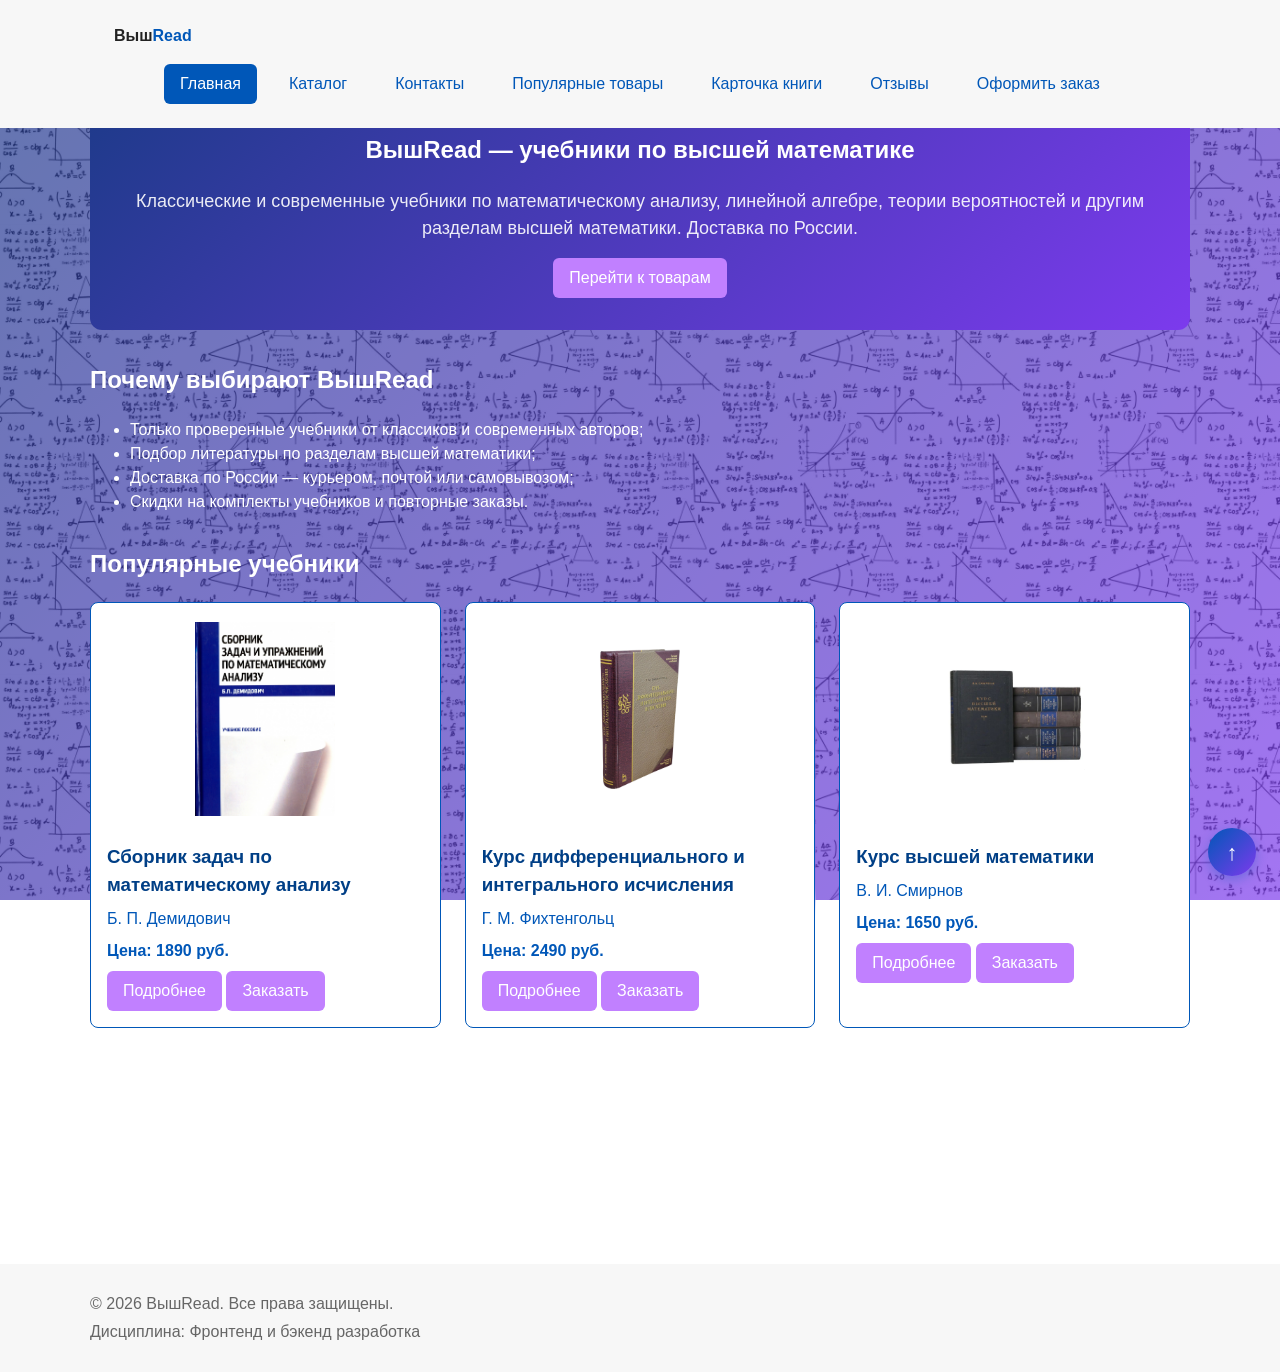
<file: index.html>
<!DOCTYPE html>
<html lang="ru">
<head>
  <meta charset="UTF-8">
  <meta name="viewport" content="width=device-width, initial-scale=1.0">
  <meta name="description" content="ВышRead — учебный интернет-магазин учебников по высшей математике.">
  <meta property="og:type" content="website">
  <meta property="og:title" content="ВышRead — учебники по высшей математике">
  <meta property="og:description" content="Учебный frontend-проект интернет-магазина.">
  <meta property="og:image" content="https://ITea-programmer.github.io/kr1-html-css-shop/images/icon_shop.png">

  <title>ВышRead — учебники по высшей математике</title>
  <link rel="stylesheet" href="css/style.css">
  <script src="js/books.js" defer></script>
  <script src="js/main.js" defer></script>
</head>
<body>
  <header class="site-header">
    <div class="site-header__inner">
      <a class="site-header__logo" href="index.html">
        Выш<span class="site-header__logo-accent">Read</span>
      </a>

      <nav class="site-nav" aria-label="Основная навигация">
        <ul class="site-nav__list">
          <li class="site-nav__item">
            <a class="site-nav__link site-nav__link--active" href="index.html">
              Главная
            </a>
          </li>
          <li class="site-nav__item">
            <a class="site-nav__link" href="catalog.html">Каталог</a>
          </li>
          <li class="site-nav__item">
            <a class="site-nav__link" href="contacts.html">Контакты</a>
          </li>
          <li class="site-nav__item">
            <a class="site-nav__link" href="index.html#popular">
              Популярные товары
            </a>
          </li>
          <li class="site-nav__item">
            <a class="site-nav__link" href="product.html">Карточка книги</a>
          </li>
          <li class="site-nav__item">
            <a class="site-nav__link" href="reviews.html">Отзывы</a>
          </li>
          <li class="site-nav__item">
            <a class="site-nav__link" href="order.html">Оформить заказ</a>
          </li>
        </ul>
      </nav>
    </div>
  </header>

  <main>
    <section class="hero">
      <h1 class="hero__title">ВышRead — учебники по высшей математике</h1>
      <p class="hero__text">
        Классические и современные учебники по математическому анализу,
        линейной алгебре, теории вероятностей и другим разделам высшей
        математики. Доставка по России.
      </p>
      <a class="button button--primary" href="#popular">Перейти к товарам</a>
    </section>

    <section class="section" id="advantages">
      <h2 class="section__title">Почему выбирают ВышRead</h2>
      <ul class="advantages-list">
        <li>Только проверенные учебники от классиков и современных авторов;</li>
        <li>Подбор литературы по разделам высшей математики;</li>
        <li>Доставка по России — курьером, почтой или самовывозом;</li>
        <li>Скидки на комплекты учебников и повторные заказы.</li>
      </ul>
    </section>
            <section class="section" id="popular">
      <h2 class="section__title">Популярные учебники</h2>

      <div class="products-grid">
        <!-- Карточка 1: Демидович -->
        <article class="product-card product-card--featured">
          <img class="product-card__image" src="images/books/demidovich.jpg" alt="Обложка: Сборник задач по математическому анализу">
          
          <h3 class="product-card__title">Сборник задач по математическому анализу</h3>
          <p class="product-card__description">Б. П. Демидович</p>
          <p class="product-card__price">Цена: 1890 руб.</p>
          
          <div class="product-card__actions">
            <a class="button product-card__button" href="product.html?id=demidovich">Подробнее</a>
            <button class="button product-card__button button--primary" type="button" data-product="Сборник задач по математическому анализу">Заказать</button>
          </div>
        </article>

        <!-- Карточка 2: Фихтенгольц -->
        <article class="product-card product-card--featured">
          <img class="product-card__image" src="images/books/fihtengolts.jpg" alt="Обложка: Курс дифференциального и интегрального исчисления">
          
          <h3 class="product-card__title">Курс дифференциального и интегрального исчисления</h3>
          <p class="product-card__description">Г. М. Фихтенгольц</p>
          <p class="product-card__price">Цена: 2490 руб.</p>
          
          <div class="product-card__actions">
            <a class="button product-card__button" href="product.html?id=fihtengolts">Подробнее</a>
            <button class="button product-card__button button--primary" type="button" data-product="Курс дифференциального и интегрального исчисления">Заказать</button>
          </div>
        </article>

        <!-- Карточка 3: Смирнов -->
        <article class="product-card product-card--featured">
          <img class="product-card__image" src="images/books/smirnov.jpg" alt="Обложка: Курс высшей математики">
          
          <h3 class="product-card__title">Курс высшей математики</h3>
          <p class="product-card__description">В. И. Смирнов</p>
          <p class="product-card__price">Цена: 1650 руб.</p>
          
          <div class="product-card__actions">
            <a class="button product-card__button" href="product.html?id=smirnov">Подробнее</a>
            <button class="button product-card__button button--primary" type="button" data-product="Курс высшей математики">Заказать</button>
          </div>
        </article>
      </div>
    </section>
    <aside class="aside-info">
      <h2 class="aside-info__title">Информация для студентов</h2>
      <p class="aside-info__text">
        В магазине ВышRead представлены учебники для студентов технических
        специальностей: математический анализ, линейная алгебра, теория
        вероятностей, дискретная математика, дифференциальные уравнения
        и другие разделы высшей математики.
      </p>
    </aside>
  </main>

  <footer class="site-footer" id="contacts">
    <p class="site-footer__text">&copy; 2026 ВышRead. Все права защищены.</p>
    <p class="site-footer__text">Дисциплина: Фронтенд и бэкенд разработка</p>
  </footer>

  <dialog class="order-dialog" id="order-dialog" aria-labelledby="order-dialog-title">
    <h2 class="order-dialog__title" id="order-dialog-title">Оформление заявки</h2>

    <form class="order-form" id="order-form" action="#" method="post" novalidate>
      <input id="selected-product" name="selected-product" type="hidden">

      <div class="order-form__field">
        <label class="order-form__label" for="order-name">Имя</label>
        <input
          class="order-form__input"
          id="order-name"
          name="name"
          type="text"
          placeholder="Введите ваше имя"
          minlength="2"
          autocomplete="given-name"
          required
        >
      </div>

      <div class="order-form__field">
        <label class="order-form__label" for="order-email">E-mail</label>
        <input
          class="order-form__input"
          id="order-email"
          name="email"
          type="email"
          placeholder="example@mail.ru"
          autocomplete="email"
          required
        >
      </div>

      <div class="order-form__field">
        <label class="order-form__label" for="order-phone">Телефон</label>
        <input
          class="order-form__input"
          id="order-phone"
          name="phone"
          type="tel"
          inputmode="tel"
          placeholder="+7 (900) 000-00-00"
          pattern="\+7 \(\d{3}\) \d{3}-\d{2}-\d{2}"
          required
        >
        <small class="order-form__hint">Формат: +7 (900) 000-00-00</small>
      </div>

      <div class="order-form__field">
        <label class="order-form__label" for="order-date">Дата связи</label>
        <input
          class="order-form__input"
          id="order-date"
          name="date"
          type="date"
        >
      </div>

      <div class="order-form__field">
        <label class="order-form__label" for="order-topic">Тема заявки</label>
        <select
          class="order-form__select"
          id="order-topic"
          name="topic"
          required
        >
          <option value="">Выберите тему</option>
          <option value="product">Заказ товара</option>
          <option value="consultation">Консультация</option>
          <option value="delivery">Доставка</option>
        </select>
      </div>

      <div class="order-form__field">
        <label class="order-form__label" for="order-comment">Комментарий</label>
        <textarea
          class="order-form__textarea"
          id="order-comment"
          name="comment"
          rows="4"
          placeholder="Укажите дополнительную информацию"
        ></textarea>
      </div>

      <div class="order-form__field order-form__field--checkbox">
        <label class="order-form__label order-form__label--checkbox">
          <input
            class="order-form__checkbox"
            id="order-agreement"
            name="agreement"
            type="checkbox"
            required
          >
          Я согласен на обработку данных
        </label>
      </div>

      <div class="order-form__actions">
        <button class="button button--secondary" type="button" id="close-order-dialog">
          Закрыть
        </button>
        <button class="button button--primary" type="submit">
          Отправить заявку
        </button>
      </div>
    </form>
  </dialog>

  <p class="success-message" id="success-message" hidden>
    Форма успешно отправлена!
  </p>
  <a class="scroll-top" href="#" aria-label="Наверх">↑</a>
</body>
</html>
</file>
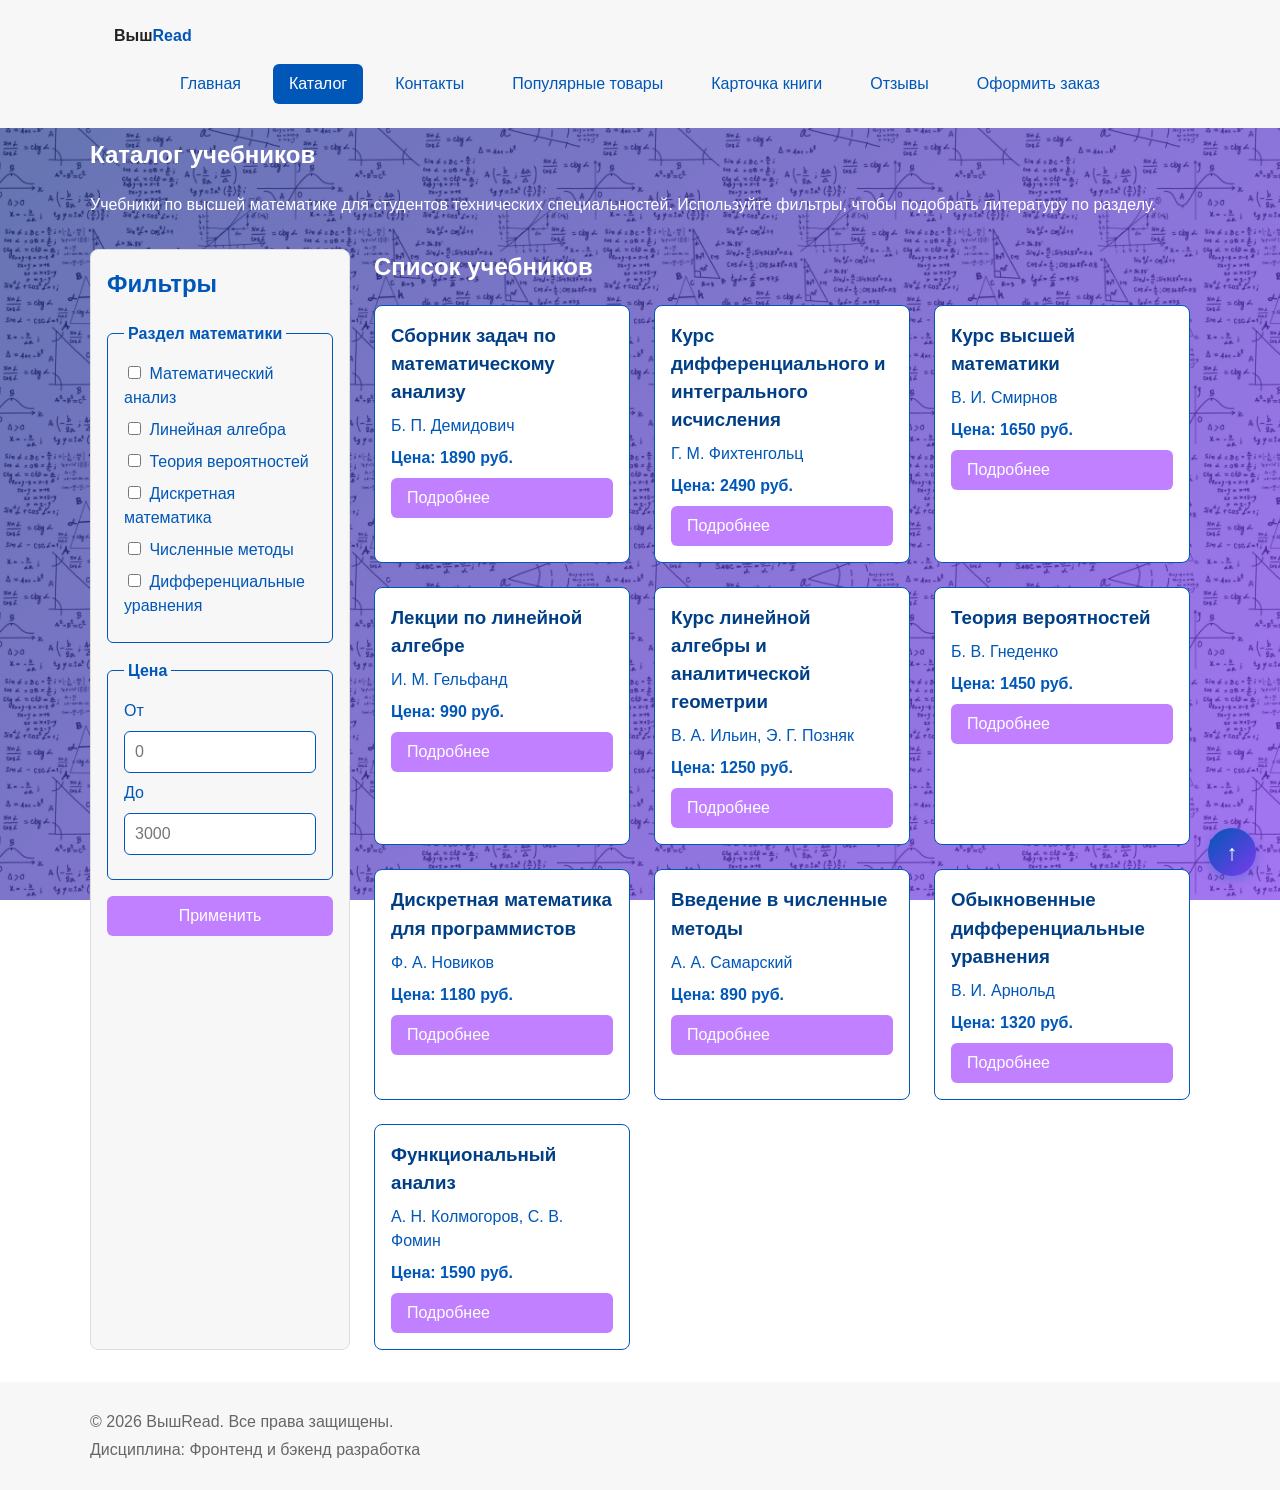
<file: catalog.html>
<!DOCTYPE html>
<html lang="ru">
<head>
  <meta charset="UTF-8">
  <meta name="viewport" content="width=device-width, initial-scale=1.0">
  <meta name="description" content="Каталог учебников по высшей математике — магазин ВышRead.">
  <meta property="og:type" content="website">
  <meta property="og:title" content="ВышRead — учебники по высшей математике">
  <meta property="og:description" content="Учебный frontend-проект книжного магазина по высшей математике.">
  <meta property="og:image" content="https://ITea-programmer.github.io/kr1-html-css-shop/images/icon_shop.png">
  <title>Каталог — ВышRead</title>
  <link rel="stylesheet" href="css/style.css">
</head>
<body>
  <header class="site-header">
    <div class="site-header__inner">
      <a class="site-header__logo" href="index.html">
        Выш<span class="site-header__logo-accent">Read</span>
      </a>

      <nav class="site-nav" aria-label="Основная навигация">
        <ul class="site-nav__list">
          <li class="site-nav__item">
            <a class="site-nav__link" href="index.html">Главная</a>
          </li>
          <li class="site-nav__item">
            <a class="site-nav__link site-nav__link--active" href="catalog.html">Каталог</a>
          </li>
          <li class="site-nav__item">
            <a class="site-nav__link" href="contacts.html">Контакты</a>
          </li>
          <li class="site-nav__item">
            <a class="site-nav__link" href="index.html#popular">Популярные товары</a>
          </li>
          <li class="site-nav__item">
            <a class="site-nav__link" href="product.html">Карточка книги</a>
          </li>
          <li class="site-nav__item">
            <a class="site-nav__link" href="reviews.html">Отзывы</a>
          </li>
                <li class="site-nav__item">
            <a class="site-nav__link" href="order.html">Оформить заказ</a>
          </li>
        </ul>
      </nav>
    </div>
  </header>

  <main>
    <nav class="breadcrumbs" aria-label="Хлебные крошки">
      <a class="breadcrumbs__link" href="index.html">Главная</a>
      <span class="breadcrumbs__current">Каталог</span>
    </nav>

    <section class="section">
      <h1 class="section__title">Каталог учебников</h1>
      <p class="section__text">
        Учебники по высшей математике для студентов технических специальностей.
        Используйте фильтры, чтобы подобрать литературу по разделу.
      </p>
    </section>

    <section class="catalog-layout">
      <aside class="catalog-filters">
        <h2 class="catalog-filters__title">Фильтры</h2>

        <form class="filters-form" action="#" method="get">
          <fieldset class="filters-form__group">
            <legend class="filters-form__legend">Раздел математики</legend>

            <label class="filters-form__label">
              <input class="filters-form__checkbox" type="checkbox" name="category" value="analysis">
              Математический анализ
            </label>

            <label class="filters-form__label">
              <input class="filters-form__checkbox" type="checkbox" name="category" value="algebra">
              Линейная алгебра
            </label>

            <label class="filters-form__label">
              <input class="filters-form__checkbox" type="checkbox" name="category" value="probability">
              Теория вероятностей
            </label>

            <label class="filters-form__label">
              <input class="filters-form__checkbox" type="checkbox" name="category" value="discrete">
              Дискретная математика
            </label>

            <label class="filters-form__label">
              <input class="filters-form__checkbox" type="checkbox" name="category" value="numerical">
              Численные методы
            </label>

            <label class="filters-form__label">
              <input class="filters-form__checkbox" type="checkbox" name="category" value="ode">
              Дифференциальные уравнения
            </label>
          </fieldset>

          <fieldset class="filters-form__group">
            <legend class="filters-form__legend">Цена</legend>

            <label class="filters-form__label" for="price-from">От</label>
            <input class="filters-form__input" id="price-from" name="price-from" type="number" min="0" placeholder="0">

            <label class="filters-form__label" for="price-to">До</label>
            <input class="filters-form__input" id="price-to" name="price-to" type="number" min="0" placeholder="3000">
          </fieldset>

          <button class="button button--primary" type="submit">Применить</button>
        </form>
      </aside>

      <section class="catalog-products">
        <h2 class="catalog-products__title">Список учебников</h2>

        <div class="products-grid">
          <article class="product-card product-card--featured">
            <h3 class="product-card__title">Сборник задач по математическому анализу</h3>
            <p class="product-card__description">Б. П. Демидович</p>
            <p class="product-card__price">Цена: 1890 руб.</p>
            <a class="button product-card__button" href="product.html?id=demidovich">Подробнее</a>
          </article>

          <article class="product-card product-card--featured">
            <h3 class="product-card__title">Курс дифференциального и интегрального исчисления</h3>
            <p class="product-card__description">Г. М. Фихтенгольц</p>
            <p class="product-card__price">Цена: 2490 руб.</p>
            <a class="button product-card__button" href="product.html?id=fihtengolts">Подробнее</a>
          </article>

          <article class="product-card product-card--featured">
            <h3 class="product-card__title">Курс высшей математики</h3>
            <p class="product-card__description">В. И. Смирнов</p>
            <p class="product-card__price">Цена: 1650 руб.</p>
            <a class="button product-card__button" href="product.html?id=smirnov">Подробнее</a>
          </article>

          <article class="product-card product-card--featured">
            <h3 class="product-card__title">Лекции по линейной алгебре</h3>
            <p class="product-card__description">И. М. Гельфанд</p>
            <p class="product-card__price">Цена: 990 руб.</p>
            <a class="button product-card__button" href="product.html?id=gelfand">Подробнее</a>
          </article>

          <article class="product-card product-card--featured">
            <h3 class="product-card__title">Курс линейной алгебры и аналитической геометрии</h3>
            <p class="product-card__description">В. А. Ильин, Э. Г. Позняк</p>
            <p class="product-card__price">Цена: 1250 руб.</p>
            <a class="button product-card__button" href="product.html?id=ilin">Подробнее</a>
          </article>

          <article class="product-card product-card--featured">
            <h3 class="product-card__title">Теория вероятностей</h3>
            <p class="product-card__description">Б. В. Гнеденко</p>
            <p class="product-card__price">Цена: 1450 руб.</p>
            <a class="button product-card__button" href="product.html?id=gnedenko">Подробнее</a>
          </article>

          <article class="product-card product-card--featured">
            <h3 class="product-card__title">Дискретная математика для программистов</h3>
            <p class="product-card__description">Ф. А. Новиков</p>
            <p class="product-card__price">Цена: 1180 руб.</p>
            <a class="button product-card__button" href="product.html?id=novikov">Подробнее</a>
          </article>

          <article class="product-card product-card--featured">
            <h3 class="product-card__title">Введение в численные методы</h3>
            <p class="product-card__description">А. А. Самарский</p>
            <p class="product-card__price">Цена: 890 руб.</p>
            <a class="button product-card__button" href="product.html?id=samarsky">Подробнее</a>
          </article>

          <article class="product-card product-card--featured">
            <h3 class="product-card__title">Обыкновенные дифференциальные уравнения</h3>
            <p class="product-card__description">В. И. Арнольд</p>
            <p class="product-card__price">Цена: 1320 руб.</p>
            <a class="button product-card__button" href="product.html?id=arnold">Подробнее</a>
          </article>

          <article class="product-card product-card--featured">
            <h3 class="product-card__title">Функциональный анализ</h3>
            <p class="product-card__description">А. Н. Колмогоров, С. В. Фомин</p>
            <p class="product-card__price">Цена: 1590 руб.</p>
            <a class="button product-card__button" href="product.html?id=kolmogorov">Подробнее</a>
          </article>
        </div>
      </section>
    </section>
  </main>

  <footer class="site-footer" id="contacts">
    <p class="site-footer__text">&copy; 2026 ВышRead. Все права защищены.</p>
    <p class="site-footer__text">Дисциплина: Фронтенд и бэкенд разработка</p>
  </footer>

  <a class="scroll-top" href="#" aria-label="Наверх">↑</a>
</body>
</html>
</file>
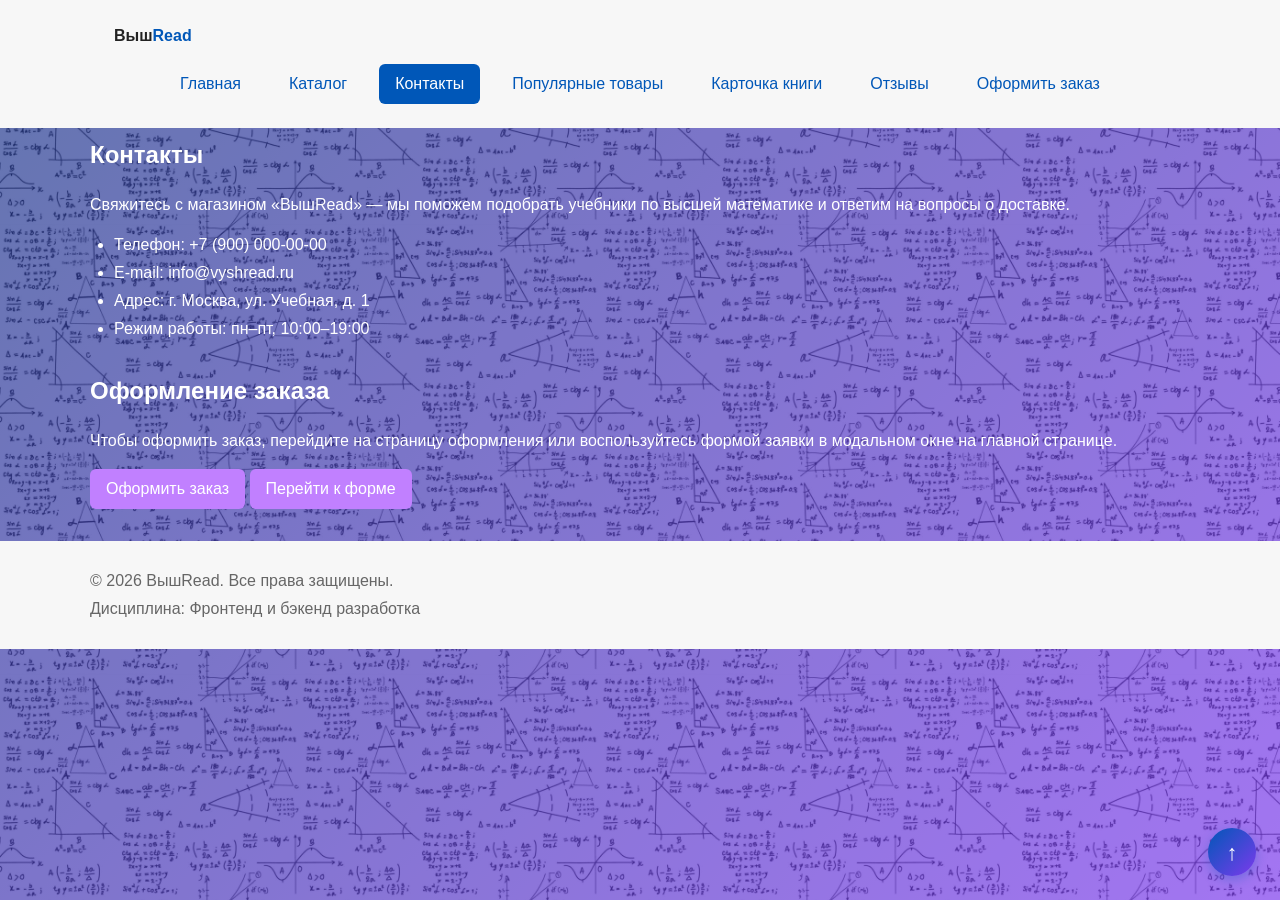
<file: contacts.html>
<!DOCTYPE html>
<html lang="ru">
<head>
  <meta charset="UTF-8">
  <meta name="viewport" content="width=device-width, initial-scale=1.0">
  <meta name="description" content="Контакты магазина ВышRead — учебники по высшей математике.">
  <meta property="og:type" content="website">
  <meta property="og:title" content="ВышRead — учебники по высшей математике">
  <meta property="og:description" content="Учебный frontend-проект книжного магазина по высшей математике.">
  <meta property="og:image" content="https://ITea-programmer.github.io/kr1-html-css-shop/images/icon_shop.png">
  <title>Контакты — ВышRead</title>
  <link rel="stylesheet" href="css/style.css">
</head>
<body>
  <header class="site-header">
    <div class="site-header__inner">
      <a class="site-header__logo" href="index.html">
        Выш<span class="site-header__logo-accent">Read</span>
      </a>

      <nav class="site-nav" aria-label="Основная навигация">
        <ul class="site-nav__list">
          <li class="site-nav__item">
            <a class="site-nav__link" href="index.html">Главная</a>
          </li>
          <li class="site-nav__item">
            <a class="site-nav__link" href="catalog.html">Каталог</a>
          </li>
          <li class="site-nav__item">
            <a class="site-nav__link site-nav__link--active" href="contacts.html">Контакты</a>
          </li>
          <li class="site-nav__item">
            <a class="site-nav__link" href="index.html#popular">Популярные товары</a>
          </li>
          <li class="site-nav__item">
            <a class="site-nav__link" href="product.html">Карточка книги</a>
          </li>
            <li class="site-nav__item">
            <a class="site-nav__link" href="reviews.html">Отзывы</a>
          </li>
            <li class="site-nav__item">
            <a class="site-nav__link" href="order.html">Оформить заказ</a>
          </li>
        </ul>
      </nav>
    </div>
  </header>

  <main>
    <nav class="breadcrumbs" aria-label="Хлебные крошки">
      <a class="breadcrumbs__link" href="index.html">Главная</a>
      <span class="breadcrumbs__current">Контакты</span>
    </nav>

    <section class="section">
      <h1 class="section__title">Контакты</h1>
      <p class="section__text">
        Свяжитесь с магазином «ВышRead» — мы поможем подобрать учебники
        по высшей математике и ответим на вопросы о доставке.
      </p>

      <ul class="contacts-list">
        <li class="contacts-list__item">Телефон: +7 (900) 000-00-00</li>
        <li class="contacts-list__item">E-mail: info@vyshread.ru</li>
        <li class="contacts-list__item">Адрес: г. Москва, ул. Учебная, д. 1</li>
        <li class="contacts-list__item">Режим работы: пн–пт, 10:00–19:00</li>
      </ul>
    </section>

    <section class="section">
      <h2 class="section__title">Оформление заказа</h2>
      <p class="section__text">
        Чтобы оформить заказ, перейдите на страницу оформления или
        воспользуйтесь формой заявки в модальном окне на главной странице.
      </p>
      <a class="button button--primary" href="order.html">Оформить заказ</a>
      <a class="button button--secondary" href="index.html#contacts">Перейти к форме</a>
    </section>
  </main>

  <footer class="site-footer" id="contacts">
    <p class="site-footer__text">&copy; 2026 ВышRead. Все права защищены.</p>
    <p class="site-footer__text">Дисциплина: Фронтенд и бэкенд разработка</p>
  </footer>

  <a class="scroll-top" href="#" aria-label="Наверх">↑</a>
</body>
</html>
</file>
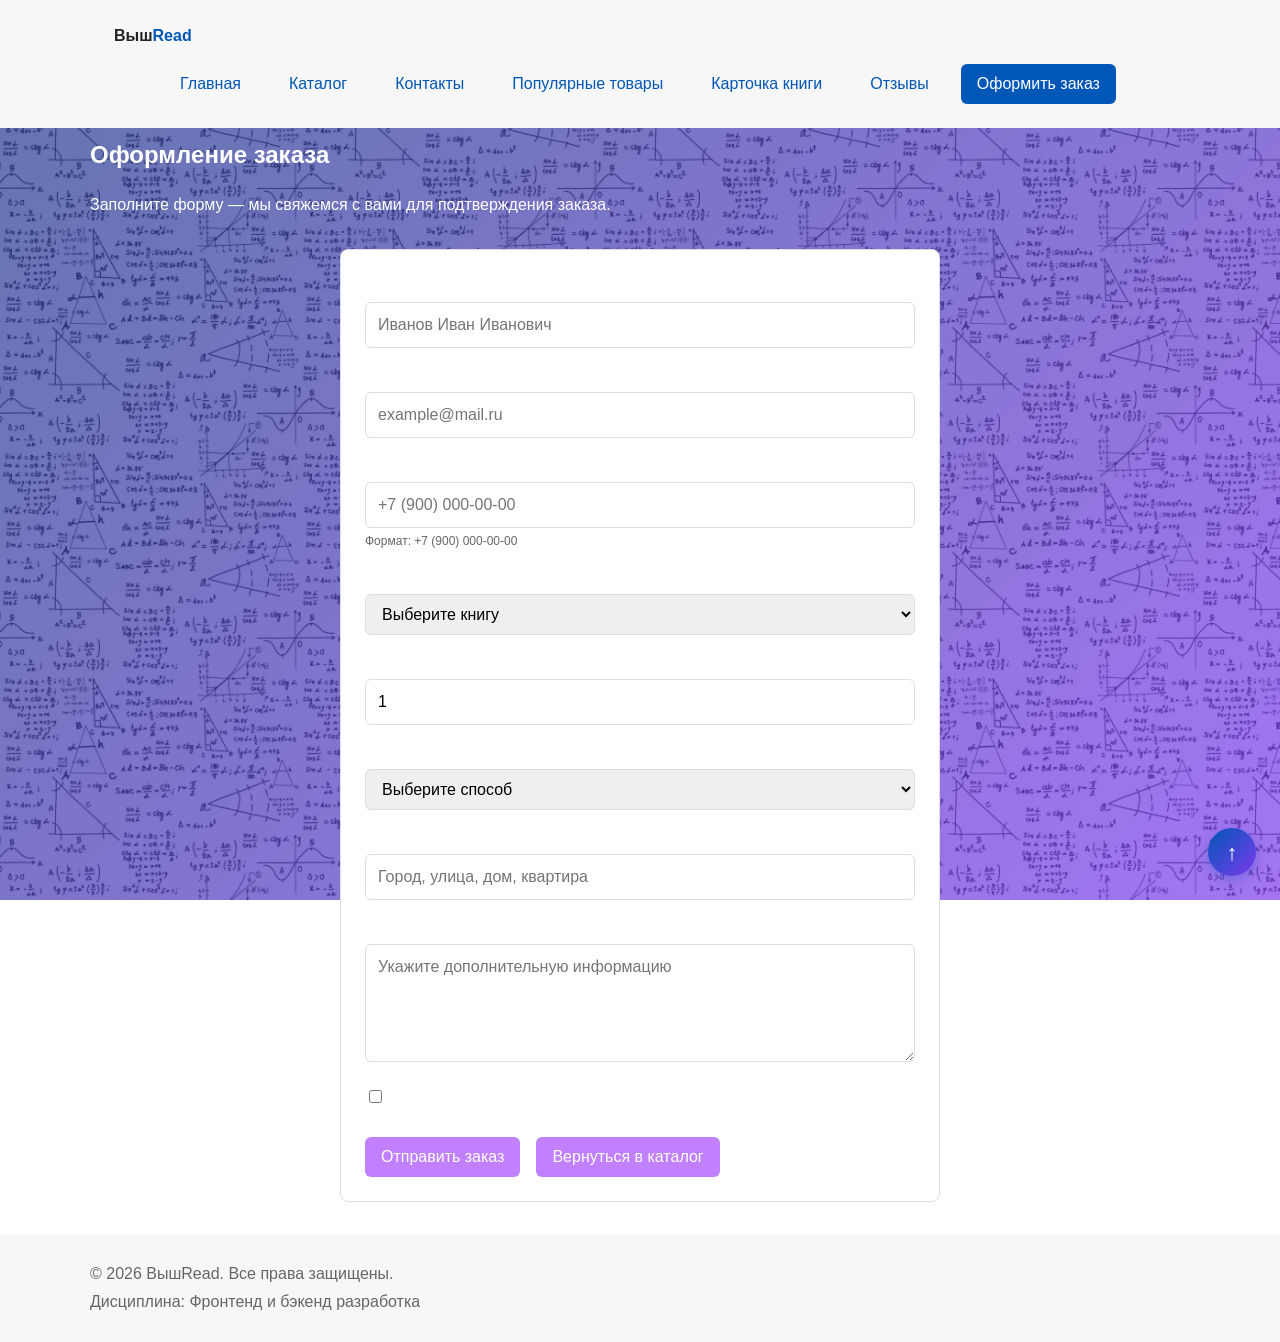
<file: order.html>
<!DOCTYPE html>
<html lang="ru">
<head>
  <meta charset="UTF-8">
  <meta name="viewport" content="width=device-width, initial-scale=1.0">
  <meta name="description" content="Оформление заказа учебников по высшей математике — магазин ВышRead.">
  <meta property="og:type" content="website">
  <meta property="og:title" content="ВышRead — учебники по высшей математике">
  <meta property="og:description" content="Учебный frontend-проект книжного магазина по высшей математике.">
  <meta property="og:image" content="https://ITea-programmer.github.io/kr1-html-css-shop/images/icon_shop.png">
  <title>Оформление заказа — ВышRead</title>
  <link rel="stylesheet" href="css/style.css">
  <script src="js/books.js" defer></script>
  <script src="js/main.js" defer></script>
</head>
<body>
  <header class="site-header">
    <div class="site-header__inner">
        <a class="site-header__logo" href="index.html">
        Выш<span class="site-header__logo-accent">Read</span>
        </a>
      <nav class="site-nav" aria-label="Основная навигация">
        <ul class="site-nav__list">
          <li class="site-nav__item">
            <a class="site-nav__link" href="index.html">Главная</a>
          </li>
          <li class="site-nav__item">
            <a class="site-nav__link" href="catalog.html">Каталог</a>
          </li>
          <li class="site-nav__item">
            <a class="site-nav__link" href="contacts.html">Контакты</a>
          </li>
          <li class="site-nav__item">
            <a class="site-nav__link" href="index.html#popular">Популярные товары</a>
          </li>
          <li class="site-nav__item">
            <a class="site-nav__link" href="product.html">Карточка книги</a>
          </li>
            <li class="site-nav__item">
            <a class="site-nav__link" href="reviews.html">Отзывы</a>
          </li>
          <li class="site-nav__item">
            <a class="site-nav__link site-nav__link--active" href="order.html">Оформить заказ</a>
          </li>
        </ul>
      </nav>
    </div>
  </header>

  <main>
    <nav class="breadcrumbs" aria-label="Хлебные крошки">
      <a class="breadcrumbs__link" href="index.html">Главная</a>
      <span class="breadcrumbs__current">Оформление заказа</span>
    </nav>

    <section class="section">
      <h1 class="section__title">Оформление заказа</h1>
      <p class="section__text">
        Заполните форму — мы свяжемся с вами для подтверждения заказа.
      </p>
    </section>

    <section class="order-page">
      <form class="order-form" action="#" method="post" novalidate>
        <div class="order-form__field">
          <label class="order-form__label" for="order-page-name">ФИО</label>
          <input
            class="order-form__input"
            id="order-page-name"
            name="name"
            type="text"
            placeholder="Иванов Иван Иванович"
            minlength="2"
            autocomplete="name"
            required
          >
        </div>

        <div class="order-form__field">
          <label class="order-form__label" for="order-page-email">E-mail</label>
          <input
            class="order-form__input"
            id="order-page-email"
            name="email"
            type="email"
            placeholder="example@mail.ru"
            autocomplete="email"
            required
          >
        </div>

        <div class="order-form__field">
          <label class="order-form__label" for="order-page-phone">Телефон</label>
          <input
            class="order-form__input"
            id="order-page-phone"
            name="phone"
            type="tel"
            inputmode="tel"
            placeholder="+7 (900) 000-00-00"
            pattern="\+7 \(\d{3}\) \d{3}-\d{2}-\d{2}"
            required
          >
          <small class="order-form__hint">Формат: +7 (900) 000-00-00</small>
        </div>

        <div class="order-form__field">
          <label class="order-form__label" for="order-page-book">Книга</label>
          <select
            class="order-form__select"
            id="order-page-book"
            name="book"
            required
          >
            <option value="">Выберите книгу</option>
            <option value="demidovich">Демидович. Сборник задач — 1890 ₽</option>
            <option value="fihtengolts">Фихтенгольц. Курс — 2490 ₽</option>
            <option value="smirnov">Смирнов. Курс высшей математики — 1650 ₽</option>
            <option value="gelfand">Гельфанд. Лекции по линейной алгебре — 990 ₽</option>
            <option value="ilin">Ильин, Позняк. Курс линейной алгебры — 1250 ₽</option>
            <option value="gnedenko">Гнеденко. Теория вероятностей — 1450 ₽</option>
            <option value="novikov">Новиков. Дискретная математика — 1180 ₽</option>
            <option value="samarsky">Самарский. Численные методы — 890 ₽</option>
            <option value="arnold">Арнольд. Дифференциальные уравнения — 1320 ₽</option>
            <option value="kolmogorov">Колмогоров, Фомин. Функциональный анализ — 1590 ₽</option>
          </select>
        </div>

        <div class="order-form__field">
          <label class="order-form__label" for="order-page-count">Количество</label>
          <input
            class="order-form__input"
            id="order-page-count"
            name="count"
            type="number"
            min="1"
            max="10"
            value="1"
          >
        </div>

        <div class="order-form__field">
          <label class="order-form__label" for="order-page-delivery">Способ доставки</label>
          <select
            class="order-form__select"
            id="order-page-delivery"
            name="delivery"
            required
          >
            <option value="">Выберите способ</option>
            <option value="pickup">Самовывоз</option>
            <option value="courier">Курьер по Москве</option>
            <option value="post">Почта России</option>
          </select>
        </div>

        <div class="order-form__field">
          <label class="order-form__label" for="order-page-address">Адрес доставки</label>
          <input
            class="order-form__input"
            id="order-page-address"
            name="address"
            type="text"
            placeholder="Город, улица, дом, квартира"
          >
        </div>

        <div class="order-form__field">
          <label class="order-form__label" for="order-page-comment">Комментарий</label>
          <textarea
            class="order-form__textarea"
            id="order-page-comment"
            name="comment"
            rows="4"
            placeholder="Укажите дополнительную информацию"
          ></textarea>
        </div>

        <div class="order-form__field order-form__field--checkbox">
          <label class="order-form__label order-form__label--checkbox">
            <input
              class="order-form__checkbox"
              id="order-page-agreement"
              name="agreement"
              type="checkbox"
              required
            >
            Я согласен на обработку персональных данных
          </label>
        </div>

        <div class="order-form__actions">
          <button class="button button--primary" type="submit">Отправить заказ</button>
          <a class="button button--secondary" href="catalog.html">Вернуться в каталог</a>
        </div>
      </form>
    </section>
  </main>

  <footer class="site-footer" id="contacts">
    <p class="site-footer__text">&copy; 2026 ВышRead. Все права защищены.</p>
    <p class="site-footer__text">Дисциплина: Фронтенд и бэкенд разработка</p>
  </footer>
  <a class="scroll-top" href="#" aria-label="Наверх">↑</a>
</body>
</html>
</file>
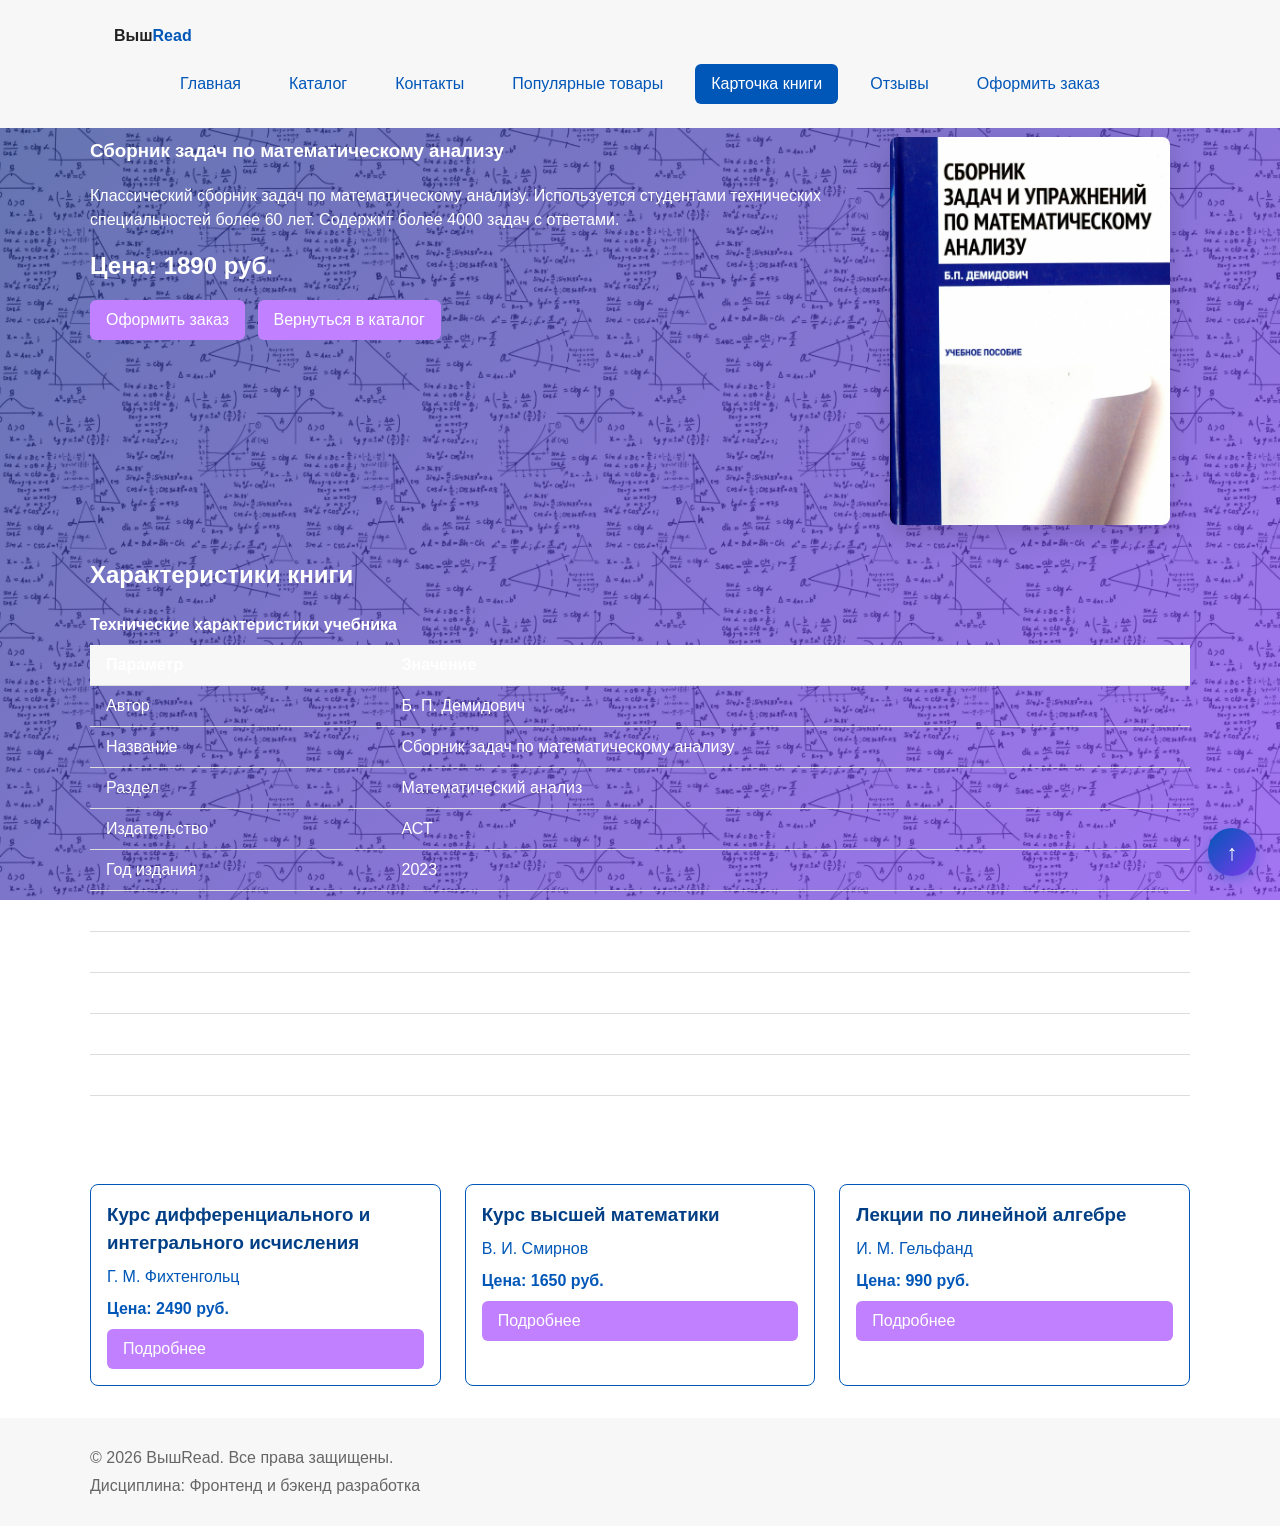
<file: product.html>
<!DOCTYPE html>
<html lang="ru">
<head>
  <meta charset="UTF-8">
  <meta name="viewport" content="width=device-width, initial-scale=1.0">
  <meta name="description" content="Карточка учебника по высшей математике — магазин ВышRead.">
  <meta property="og:type" content="website">
  <meta property="og:title" content="ВышRead — учебники по высшей математике">
  <meta property="og:description" content="Учебный frontend-проект книжного магазина по высшей математике.">
  <meta property="og:image" content="https://ITea-programmer.github.io/kr1-html-css-shop/images/icon_shop.png">
  <title>Демидович. Сборник задач — ВышRead</title>
  <link rel="stylesheet" href="css/style.css">
  <script src="js/books.js" defer></script>
  <script src="js/main.js" defer></script>
</head>
<body>
  <header class="site-header">
    <div class="site-header__inner">
      <a class="site-header__logo" href="index.html">
        Выш<span class="site-header__logo-accent">Read</span>
      </a>

      <nav class="site-nav" aria-label="Основная навигация">
        <ul class="site-nav__list">
          <li class="site-nav__item">
            <a class="site-nav__link" href="index.html">Главная</a>
          </li>
          <li class="site-nav__item">
            <a class="site-nav__link" href="catalog.html">Каталог</a>
          </li>
          <li class="site-nav__item">
            <a class="site-nav__link" href="contacts.html">Контакты</a>
          </li>
          <li class="site-nav__item">
            <a class="site-nav__link" href="index.html#popular">Популярные товары</a>
          </li>
          <li class="site-nav__item">
            <a class="site-nav__link site-nav__link--active" href="product.html">Карточка книги</a>
          </li>
          <li class="site-nav__item">
            <a class="site-nav__link" href="reviews.html">Отзывы</a>
          </li>
            <li class="site-nav__item">
            <a class="site-nav__link" href="order.html">Оформить заказ</a>
          </li>
        </ul>
      </nav>
    </div>
  </header>

  <main>
    <nav class="breadcrumbs" aria-label="Хлебные крошки">
      <a class="breadcrumbs__link" href="index.html">Главная</a>
      <span class="breadcrumbs__current">Карточка книги</span>
    </nav>

    <section class="product-detail">
      <article class="product-detail__info">
        <h1 class="section__title">
          Сборник задач по математическому анализу
        </h1>
        <p class="section__text">
          Классический сборник задач по математическому анализу.
          Используется студентами технических специальностей более 60 лет.
          Содержит более 4000 задач с ответами.
        </p>
        <p class="product-detail__price">Цена: 1890 руб.</p>

        <a class="button button--primary product-detail__button" href="order.html">
          Оформить заказ
        </a>
        <a class="button button--secondary" href="catalog.html">
          Вернуться в каталог
        </a>
      </article>

      <aside class="product-detail__image">
        <img
          class="book-cover-image"
          src="images/books/demidovich.jpg"
          alt="Обложка книги «Сборник задач по математическому анализу» — Б. П. Демидович"
          width="280"
          height="420"
        >
      </aside>
    </section>

    <section class="section">
      <h2 class="section__title">Характеристики книги</h2>

      <table class="product-table">
        <caption>Технические характеристики учебника</caption>
        <thead>
          <tr>
            <th>Параметр</th>
            <th>Значение</th>
          </tr>
        </thead>
        <tbody>
          <tr>
            <td>Автор</td>
            <td>Б. П. Демидович</td>
          </tr>
          <tr>
            <td>Название</td>
            <td>Сборник задач по математическому анализу</td>
          </tr>
          <tr>
            <td>Раздел</td>
            <td>Математический анализ</td>
          </tr>
          <tr>
            <td>Издательство</td>
            <td>АСТ</td>
          </tr>
          <tr>
            <td>Год издания</td>
            <td>2023</td>
          </tr>
          <tr>
            <td>ISBN</td>
            <td>978-5-17-135678-9</td>
          </tr>
          <tr>
            <td>Страниц</td>
            <td>624</td>
          </tr>
          <tr>
            <td>Переплёт</td>
            <td>Твёрдый</td>
          </tr>
          <tr>
            <td>Уровень</td>
            <td>Бакалавриат</td>
          </tr>
          <tr>
            <td>Наличие</td>
            <td>В наличии</td>
          </tr>
        </tbody>
      </table>
    </section>

    <section class="section">
      <h2 class="section__title">Похожие книги</h2>

      <div class="products-grid">
        <article class="product-card product-card--featured">
          <h3 class="product-card__title">Курс дифференциального и интегрального исчисления</h3>
          <p class="product-card__description">Г. М. Фихтенгольц</p>
          <p class="product-card__price">Цена: 2490 руб.</p>
          <a class="button product-card__button" href="product.html?id=fihtengolts">Подробнее</a>
        </article>

        <article class="product-card product-card--featured">
          <h3 class="product-card__title">Курс высшей математики</h3>
          <p class="product-card__description">В. И. Смирнов</p>
          <p class="product-card__price">Цена: 1650 руб.</p>
          <a class="button product-card__button" href="product.html?id=smirnov">Подробнее</a>
        </article>

        <article class="product-card product-card--featured">
          <h3 class="product-card__title">Лекции по линейной алгебре</h3>
          <p class="product-card__description">И. М. Гельфанд</p>
          <p class="product-card__price">Цена: 990 руб.</p>
          <a class="button product-card__button" href="product.html?id=gelfand">Подробнее</a>
        </article>
      </div>
    </section>
  </main>

  <footer class="site-footer" id="contacts">
    <p class="site-footer__text">&copy; 2026 ВышRead. Все права защищены.</p>
    <p class="site-footer__text">Дисциплина: Фронтенд и бэкенд разработка</p>
  </footer>

  <a class="scroll-top" href="#" aria-label="Наверх">↑</a>
</body>
</html>
</file>
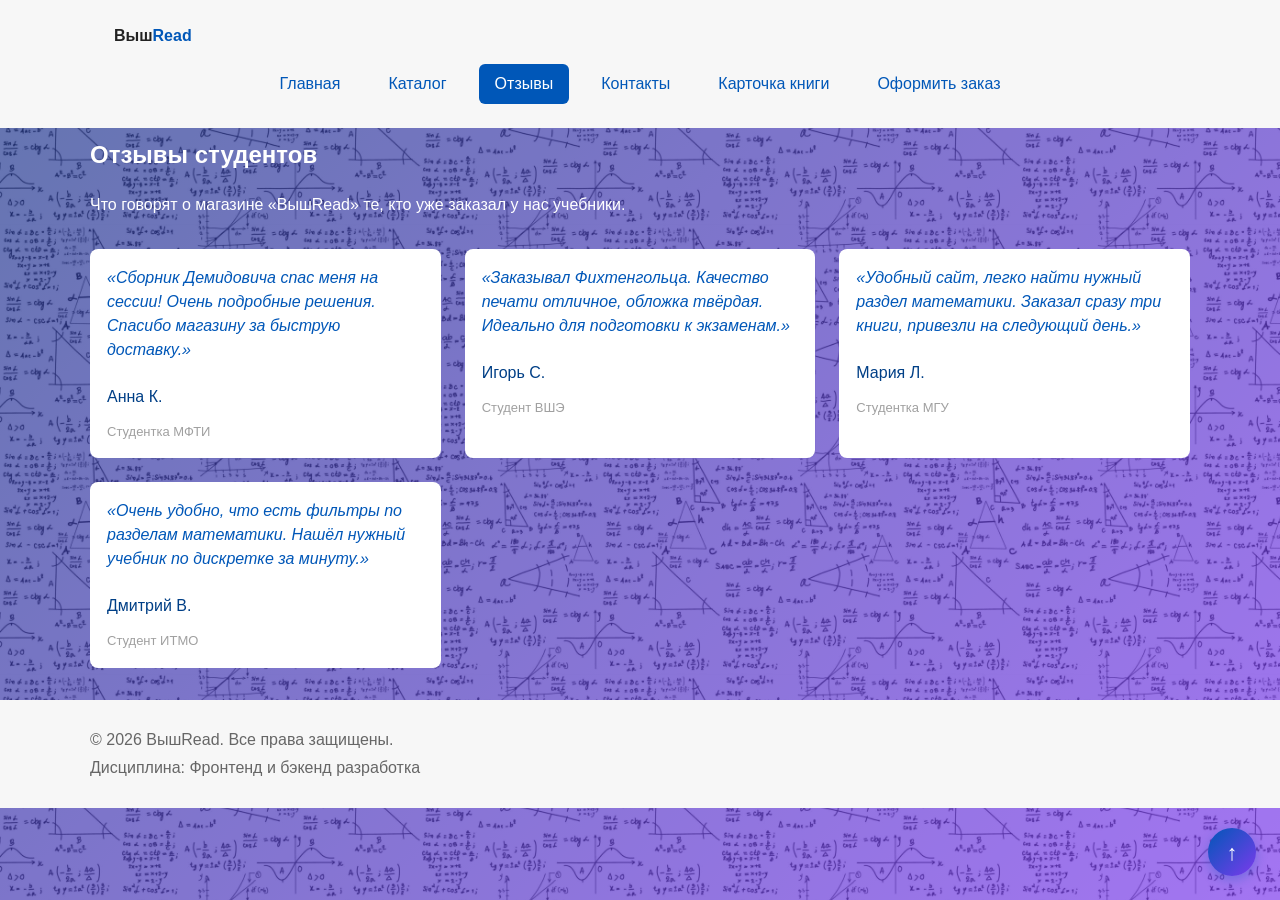
<file: reviews.html>
<!DOCTYPE html>
<html lang="ru">
<head>
  <meta charset="UTF-8">
  <meta name="viewport" content="width=device-width, initial-scale=1.0">
  <meta name="description" content="Отзывы студентов о магазине ВышRead.">
  <meta property="og:type" content="website">
  <meta property="og:title" content="ВышRead — учебники по высшей математике">
  <meta property="og:description" content="Учебный frontend-проект интернет-магазина.">
  <meta property="og:image" content="https://ITea-programmer.github.io/kr1-html-css-shop/images/icon_shop.png">
  <title>Отзывы — ВышRead</title>
  <link rel="stylesheet" href="css/style.css">
</head>
<body>
  <header class="site-header">
    <div class="site-header__inner">
      <a class="site-header__logo" href="index.html">
        Выш<span class="site-header__logo-accent">Read</span>
      </a>

      <nav class="site-nav" aria-label="Основная навигация">
        <ul class="site-nav__list">
          <li class="site-nav__item">
            <a class="site-nav__link" href="index.html">Главная</a>
          </li>
          <li class="site-nav__item">
            <a class="site-nav__link" href="catalog.html">Каталог</a>
          </li>
          <li class="site-nav__item">
            <a class="site-nav__link site-nav__link--active" href="reviews.html">Отзывы</a>
          </li>
          <li class="site-nav__item">
            <a class="site-nav__link" href="contacts.html">Контакты</a>
          </li>
          <li class="site-nav__item">
            <a class="site-nav__link" href="product.html">Карточка книги</a>
          </li>
          <li class="site-nav__item">
            <a class="site-nav__link" href="order.html">Оформить заказ</a>
          </li>
        </ul>
      </nav>
    </div>
  </header>

  <main>
    <nav class="breadcrumbs" aria-label="Хлебные крошки">
      <a class="breadcrumbs__link" href="index.html">Главная</a>
      <span class="breadcrumbs__current">Отзывы</span>
    </nav>

    <section class="section">
      <h1 class="section__title">Отзывы студентов</h1>
      <p class="section__text">
        Что говорят о магазине «ВышRead» те, кто уже заказал у нас учебники.
      </p>
    </section>

    <section class="section">
      <div class="products-grid">
        <!-- Отзыв 1 -->
        <article class="product-card">
          <p class="product-card__description" style="font-style: italic; margin-bottom: 15px;">
            «Сборник Демидовича спас меня на сессии! Очень подробные решения. Спасибо магазину за быструю доставку.»
          </p>
          <p class="product-card__title" style="font-size: 16px;">Анна К.</p>
          <p class="product-card__price" style="font-size: 13px; font-weight: normal; margin-top: 5px; color: #a0a0a0;">Студентка МФТИ</p>
        </article>

        <!-- Отзыв 2 -->
        <article class="product-card">
          <p class="product-card__description" style="font-style: italic; margin-bottom: 15px;">
            «Заказывал Фихтенгольца. Качество печати отличное, обложка твёрдая. Идеально для подготовки к экзаменам.»
          </p>
          <p class="product-card__title" style="font-size: 16px;">Игорь С.</p>
          <p class="product-card__price" style="font-size: 13px; font-weight: normal; margin-top: 5px; color: #a0a0a0;">Студент ВШЭ</p>
        </article>

        <!-- Отзыв 3 -->
        <article class="product-card">
          <p class="product-card__description" style="font-style: italic; margin-bottom: 15px;">
            «Удобный сайт, легко найти нужный раздел математики. Заказал сразу три книги, привезли на следующий день.»
          </p>
          <p class="product-card__title" style="font-size: 16px;">Мария Л.</p>
          <p class="product-card__price" style="font-size: 13px; font-weight: normal; margin-top: 5px; color: #a0a0a0;">Студентка МГУ</p>
        </article>
        
        <!-- Отзыв 4 -->
        <article class="product-card">
          <p class="product-card__description" style="font-style: italic; margin-bottom: 15px;">
            «Очень удобно, что есть фильтры по разделам математики. Нашёл нужный учебник по дискретке за минуту.»
          </p>
          <p class="product-card__title" style="font-size: 16px;">Дмитрий В.</p>
          <p class="product-card__price" style="font-size: 13px; font-weight: normal; margin-top: 5px; color: #a0a0a0;">Студент ИТМО</p>
        </article>
      </div>
    </section>
  </main>

  <footer class="site-footer" id="contacts">
    <p class="site-footer__text">&copy; 2026 ВышRead. Все права защищены.</p>
    <p class="site-footer__text">Дисциплина: Фронтенд и бэкенд разработка</p>
  </footer>

  <a class="scroll-top" href="#" aria-label="Наверх">↑</a>
</body>
</html>
</file>
<file: css/style.css>
/* ===============================
   1. Переменные проекта
   =============================== */
:root {
  --color-bg: #ffffff;
  --color-text: #222222;
  --color-muted: #666666;
  --color-primary: #0057b8;
  --color-primary-dark: #003f86;
  --color-border: #dddddd;
  --color-surface: #f7f7f7;
  --color-surface-accent: #eef5ff;
  --color-danger: #b00020;
  --color-success: #168a2f;
  --color-success-bg: #eefaf0;
  --color-white: #ffffff;
  --color-button: #c180ff;
  --color-button-hover: #a855f7;

  --space-xs: 4px;
  --space-sm: 8px;
  --space-md: 16px;
  --space-lg: 24px;
  --space-xl: 32px;

  --radius-sm: 6px;
  --radius-md: 8px;
  --radius-lg: 12px;

  --container-width: 1100px;
}

/* ===============================
   2. Базовые стили
   =============================== */
* {
  box-sizing: border-box;
}

html {
  scroll-behavior: smooth;
}

body {
  margin: 0;
  font-family: Arial, sans-serif;
  line-height: 1.5;
  color: var(--color-white);
  padding-top: 100px;
  
  /* ВОТ ЗДЕСЬ МЕНЯЕМ БЕЛЫЙ ЦВЕТ НА ГРАДИЕНТ */
  background: linear-gradient(135deg, #1e3a8a 0%, #7c3aed 100%);
  
  /* Фиксируем фон, чтобы он не скроллился */
  background-attachment: fixed;
  
  position: relative;
  z-index: 0;
}

body::before {
  content: "";
  position: fixed;
  top: 0;
  left: 0;
  width: 100vw;
  height: 100vh;
  
  background-image: url('../images/math-bg.jpg');
  background-size: 600px;
  background-repeat: repeat;
  
  /* МАГИЯ: Инвертируем цвета (черный станет белым, а белый - черным) */
  filter: invert(1);
  
  /* Делаем почти прозрачным, чтобы формулы были светло-серыми */
  opacity: 0.3; 
  
  z-index: -1;
  pointer-events: none;
}
/* ===============================
   3. Общие элементы интерфейса
   =============================== */
a {
  color: var(--color-primary);
}

a:hover {
  color: var(--color-primary-dark);
}

a:focus-visible {
  outline: 2px solid var(--color-primary);
  outline-offset: 3px;
}

/* ===============================
   4. Компоненты страницы
   =============================== */

.hero {
  max-width: var(--container-width);
  margin: 0 auto var(--space-xl);
  padding: var(--space-xl) var(--space-lg);
  
  /* Оставляем только градиент */
  background: linear-gradient(135deg, #1e3a8a 0%, #7c3aed 100%);
  
  border-radius: var(--radius-lg);
  color: var(--color-white);
  text-align: center;
}


/* 5. Чтобы текст и кнопка были ПОВЕРХ картинки, задаем им z-index */
.hero > * {
  position: relative;
  z-index: 1;
}

/* Красим текст в белый */
.hero__title {
  color: var(--color-white);
  margin-top: 0;
}

.hero__text {
  color: rgba(255, 255, 255, 0.9);
  margin-bottom: var(--space-lg);
  font-size: 18px;
}
.section {
  max-width: var(--container-width);
  margin: 0 auto var(--space-xl);
}

.section__title {
  margin-top: 0;
  color: var(--color-white); /* Добавляем белый цвет */
}

.section__text {
  margin-bottom: var(--space-md);
  color: var(--color-white); /* Добавляем белый цвет */
}

.advantages-list {
  color: var(--color-white); /* Делаем список преимуществ белым */
}
/* ===============================
   5. Шапка и навигация
   =============================== */

.site-header {
  position: fixed;
  top: 0;
  left: 0;
  right: 0;
  z-index: 100;
  background-color: var(--color-surface);
}

.site-header__inner {
  max-width: var(--container-width);
  margin: 0 auto;
  padding: var(--space-lg);
}

.site-header__logo {
  font-weight: 700;
  color: var(--color-text);
  text-decoration: none;
}

.site-nav__list {
  display: flex;
  flex-wrap: wrap;
  justify-content: center;
  align-items: center;
  gap: var(--space-md);
  padding: 0;
  margin: var(--space-md) 0 0;
  list-style: none;
}

.site-nav__link {
  display: inline-block;
  padding: var(--space-sm) var(--space-md);
  color: var(--color-primary);
  text-decoration: none;
  border-radius: var(--radius-sm);
}

.site-nav__link:hover {
  color: var(--color-white);
  background-color: var(--color-primary);
}

.site-nav__link:focus-visible {
  outline: 2px solid var(--color-primary);
  outline-offset: 3px;
}

.site-nav__link--active {
  color: var(--color-white);
  background-color: var(--color-primary);
}

/* ===============================
   6. Карточка товара и сетка
   =============================== */

.product-card {
  display: flex;
  flex-direction: column;
  gap: var(--space-sm);
  padding: var(--space-md);
  
  /* Делаем рамку полупрозрачной белой */
  border: 1px solid rgba(255, 255, 255, 0.3); 
  border-radius: var(--radius-md);
  
  /* Фон карточки: белый*/
  background-color: rgba(255, 255, 255); 
  
  /* Эффект матового стекла (размывает фон позади) */
  backdrop-filter: blur(10px); 
  -webkit-backdrop-filter: blur(10px); /* Для Safari */
  
  /* Текст внутри карточки*/
  color: var(--color-white); 
}

.product-card:hover {
  border-color: var(--color-primary);
}

.product-card--featured {
  border-color: var(--color-primary);
}

.product-card--discount {
  border-color: var(--color-danger);
}

.product-card__title {
  margin: 0;
  color: var(--color-primary-dark);
}

.product-card__description {
  margin: 0;
  color: var(--color-primary);
}

.product-card__price {
  margin: 0;
  font-weight: 700;
  color: var(--color-primary);
}

.products-grid {
  display: grid;
  grid-template-columns: repeat(3, 1fr);
  gap: var(--space-lg);
}

/* ===============================
   7. Кнопки
   =============================== */

/* Единый стиль для всех кнопок */
.button {
  display: inline-block;
  padding: var(--space-sm) var(--space-md);
  border: none;
  border-radius: var(--radius-sm);
  font: inherit;
  text-decoration: none;
  cursor: pointer;
  
  /* Твои правила */
  background-color: var(--color-button);
  color: var(--color-white);
  transition: background-color 0.3s ease, color 0.3s ease;
}

.button:hover {
  background-color: var(--color-button-hover);
  color: var(--color-muted);
}

.button:focus-visible {
  outline: 2px solid var(--color-white);
  outline-offset: 3px;
}

.button:disabled,
.button--disabled {
  opacity: 0.6;
  cursor: not-allowed;
}

/* ===============================
   8. Модальное окно и форма
   =============================== */

.order-dialog {
  width: min(100% - 32px, 560px);
  padding: var(--space-lg);
  border: none;
  border-radius: var(--radius-lg);
}

.order-dialog::backdrop {
  background-color: rgba(0, 0, 0, 0.5);
}

.order-dialog__title {
  margin-top: 0;
}

.order-form__field {
  margin-bottom: var(--space-md);
}

.order-form__label {
  display: block;
  margin-bottom: var(--space-xs);
}

.order-form__input,
.order-form__select,
.order-form__textarea {
  width: 100%;
  padding: 10px 12px;
  border: 1px solid var(--color-border);
  border-radius: var(--radius-sm);
  font: inherit;
}

.order-form__input:hover,
.order-form__select:hover,
.order-form__textarea:hover {
  border-color: var(--color-primary);
}

.order-form__input:focus-visible,
.order-form__select:focus-visible,
.order-form__textarea:focus-visible {
  outline: 2px solid var(--color-primary);
  outline-offset: 3px;
}

.order-form__hint {
  display: block;
  margin-top: var(--space-xs);
  font-size: 12px;
  color: var(--color-muted);
}

.order-form__field--checkbox {
  display: flex;
  align-items: center;
}

.order-form__label--checkbox {
  display: flex;
  align-items: center;
  gap: var(--space-xs);
}

.order-form__checkbox {
  width: auto;
}

.order-form__actions {
  display: flex;
  gap: var(--space-md);
  margin-top: var(--space-lg);
}

[aria-invalid="true"] {
  border-color: var(--color-danger);
}

/* ===============================
   9. Информационный блок
   =============================== */

.aside-info {
  max-width: var(--container-width);
  margin: 0 auto var(--space-xl);
  padding: var(--space-md);
  border-left: 4px solid var(--color-white); /* Белая полоска слева */
  
  /* Стеклянный эффект */
  background-color: rgba(255, 255, 255, 0.1);
  backdrop-filter: blur(10px);
  -webkit-backdrop-filter: blur(10px);
  
  border-radius: 0 var(--radius-md) var(--radius-md) 0;
}
.aside-info__title, .aside-info__text {
  color: var(--color-white);
}
/* ===============================
   10. Сообщение об успехе
   =============================== */

.success-message {
  max-width: var(--container-width);
  margin: var(--space-lg) auto;
  padding: var(--space-md);
  border-left: 4px solid var(--color-success);
  background-color: var(--color-success-bg);
}

/* ===============================
   11. Хлебные крошки
   =============================== */

.breadcrumbs {
  max-width: var(--container-width);
  margin: 0 auto var(--space-md);
  font-size: 14px;
  color: var(--color-muted);
}

.breadcrumbs__link {
  color: var(--color-primary);
}

.breadcrumbs__current::before {
  content: " / ";
  color: var(--color-muted);
}

/* ===============================
   12. Подвал сайта
   =============================== */

.site-footer {
  background-color: var(--color-surface);
  padding: var(--space-lg);
}

.site-footer__text {
  max-width: var(--container-width);
  margin: var(--space-xs) auto;
  color: var(--color-muted);
}

/* ===============================
   13. Каталог: сетка, фильтры
   =============================== */

.catalog-layout {
  max-width: var(--container-width);
  margin: 0 auto var(--space-xl);
  display: grid;
  grid-template-columns: 260px 1fr;
  grid-template-areas: "filters products";
  gap: var(--space-lg);
}

.catalog-filters {
  grid-area: filters;
  padding: var(--space-md);
  border: 1px solid var(--color-border);
  border-radius: var(--radius-md);
  background-color: var(--color-surface);
  color: var(--color-primary)
}

.catalog-filters__title {
  margin-top: 0;
  color: var(--color-primary)
}

.catalog-products {
  grid-area: products;
}

.catalog-products__title {
  margin-top: 0;
}

.filters-form {
  display: grid;
  gap: var(--space-md);
}

.filters-form__group {
  margin: 0;
  padding: var(--space-md);
  border: 1px solid var(--color-primary);
  border-radius: var(--radius-sm);
}

.filters-form__legend {
  font-weight: 700;
  padding: 0 var(--space-xs);
}

.filters-form__label {
  display: block;
  margin-bottom: var(--space-sm);
}

.filters-form__checkbox {
  margin-right: var(--space-xs);
}

.filters-form__input {
  width: 100%;
  padding: 8px 10px;
  border: 1px solid var(--color-primary);
  border-radius: var(--radius-sm);
  font: inherit;
  margin-bottom: var(--space-sm);
}

/* ===============================
   14. Список контактов
   =============================== */

.contacts-list {
  margin: var(--space-md) 0;
  padding-left: var(--space-lg);
}

.contacts-list__item {
  margin-bottom: var(--space-xs);
}

/* ===============================
   15. Якоря и target
   =============================== */

:target {
  outline: 2px dashed var(--color-primary);
  outline-offset: 4px;
}

[id] {
  scroll-margin-top: 120px;
}

/* ===============================
   16. Карточка книги, обложки, таблица
   =============================== */

.product-detail {
  max-width: var(--container-width);
  margin: 0 auto var(--space-xl);
  display: grid;
  grid-template-columns: 1fr 320px;
  gap: var(--space-xl);
  align-items: start;
}

.product-detail__info {
  position: relative;
}

.product-detail__price {
  font-size: 24px;
  font-weight: 700;
  margin: var(--space-md) 0;
}

.product-detail__button {
  margin-right: var(--space-sm);
}

.product-detail__image {
  display: flex;
  justify-content: center;
}

/* Обложки книг (CSS-градиенты по разделам математики) */
.book-cover {
  width: 100%;
  max-width: 280px;
  aspect-ratio: 2 / 3;
  padding: var(--space-lg);
  border-radius: var(--radius-md);
  color: var(--color-white);
  display: flex;
  flex-direction: column;
  justify-content: space-between;
  box-shadow: 0 8px 24px rgba(0, 0, 0, 0.15);
}

.book-cover__author {
  margin: 0;
  font-size: 14px;
  opacity: 0.85;
}

.book-cover__title {
  margin: 0;
  font-size: 18px;
  font-weight: 700;
  line-height: 1.3;
}

/* Градиенты по разделам математики */
.book-cover--analysis    { background: linear-gradient(135deg, #1e3a8a, #7c3aed); }
.book-cover--algebra     { background: linear-gradient(135deg, #7c2d12, #f59e0b); }
.book-cover--discrete    { background: linear-gradient(135deg, #064e3b, #10b981); }
.book-cover--probability { background: linear-gradient(135deg, #831843, #ec4899); }
.book-cover--numerical   { background: linear-gradient(135deg, #1e293b, #64748b); }
.book-cover--ode         { background: linear-gradient(135deg, #4c1d95, #a855f7); }
.book-cover--functional  { background: linear-gradient(135deg, #7f1d1d, #dc2626); }
.book-cover--general     { background: linear-gradient(135deg, #0e7490, #06b6d4); }

/* Таблица характеристик */
.product-table {
  width: 100%;
  border-collapse: collapse;
  margin-top: var(--space-md);
}

.product-table caption {
  text-align: left;
  font-weight: 700;
  margin-bottom: var(--space-sm);
  color: var(--color-white);
}

.product-table th,
.product-table td {
  padding: var(--space-sm) var(--space-md);
  border-bottom: 1px solid var(--color-border);
  text-align: left;
}

.product-table th {
  background-color: var(--color-surface);
  font-weight: 700;
}

.product-table tr:hover {
  background-color: var(--color-surface-accent);
}

/* Страница заказа */
.order-page {
  max-width: 600px;
  margin: 0 auto var(--space-xl);
  padding: var(--space-lg);
  border: 1px solid var(--color-border);
  border-radius: var(--radius-md);
  background-color: var(--color-bg);
}

/* ===============================
   17. Логотип ВышRead
   =============================== */

.site-header__logo-accent {
  color: var(--color-primary);
}

/* ===============================
   18. Hero-текст
   =============================== */

.hero__title {
  margin-top: 0;
}

.hero__text {
  margin-bottom: var(--space-md);
}

/* ===============================
   19. Бейдж на карточке (position: absolute)
   =============================== */

.product-card {
  position: relative;
}
/* ===============================
   20. Кнопка «Наверх» (position: fixed)
   =============================== */

.scroll-top {
  position: fixed;
  bottom: var(--space-lg);
  right: var(--space-lg);
  z-index: 50;
  display: flex;
  align-items: center;
  justify-content: center;
  width: 48px;
  height: 48px;
  color: var(--color-white);
  background: linear-gradient(135deg, var(--color-primary) 0%, #7c3aed 100%);
  border-radius: 50%;
  text-decoration: none;
  font-size: 22px;
  font-weight: 700;
  box-shadow: 0 4px 12px rgba(0, 87, 184, 0.3);
  transition: background-color 0.2s ease, transform 0.2s ease;
}

.scroll-top:hover {
  background: linear-gradient(135deg, var(--color-primary) 0%, #7c3aed 100%);
  color: var(--color-white);
  transform: translateY(-2px);
}

.scroll-top:focus-visible {
  outline: 2px solid var(--color-primary);
  outline-offset: 3px;
}

/* ===============================
   21. Обложка книги — картинка
   =============================== */

.book-cover-image {
  width: 100%;
  max-width: 280px;
  height: auto;
  border-radius: var(--radius-md);
  box-shadow: 0 8px 24px rgba(0, 0, 0, 0.15);
  display: block;
}

/* ================================
   22. Картинки в карточках товаров
   ================================ */

.product-card__image {
  width: 100%;
  max-width: 140px;
  height: 200px; /* Задаем строгую высоту для всех картинок */
  object-fit: contain; /* Картинка вписывается в рамки, не искажаясь */
  margin: 0 auto var(--space-md);
  transition: transform 0.3s ease;
}

/* Эффект при наведении на карточку: картинка чуть увеличивается */
.product-card:hover .product-card__image {
  transform: scale(1.05);
}

/* ================================
   24. Стили для страницы отзывов
   ================================ */

/* Добавляем фиолетовую полоску слева для отзывов */
.reviews-page .product-card {
  border-left: 4px solid #7c3aed;
}
</file>
